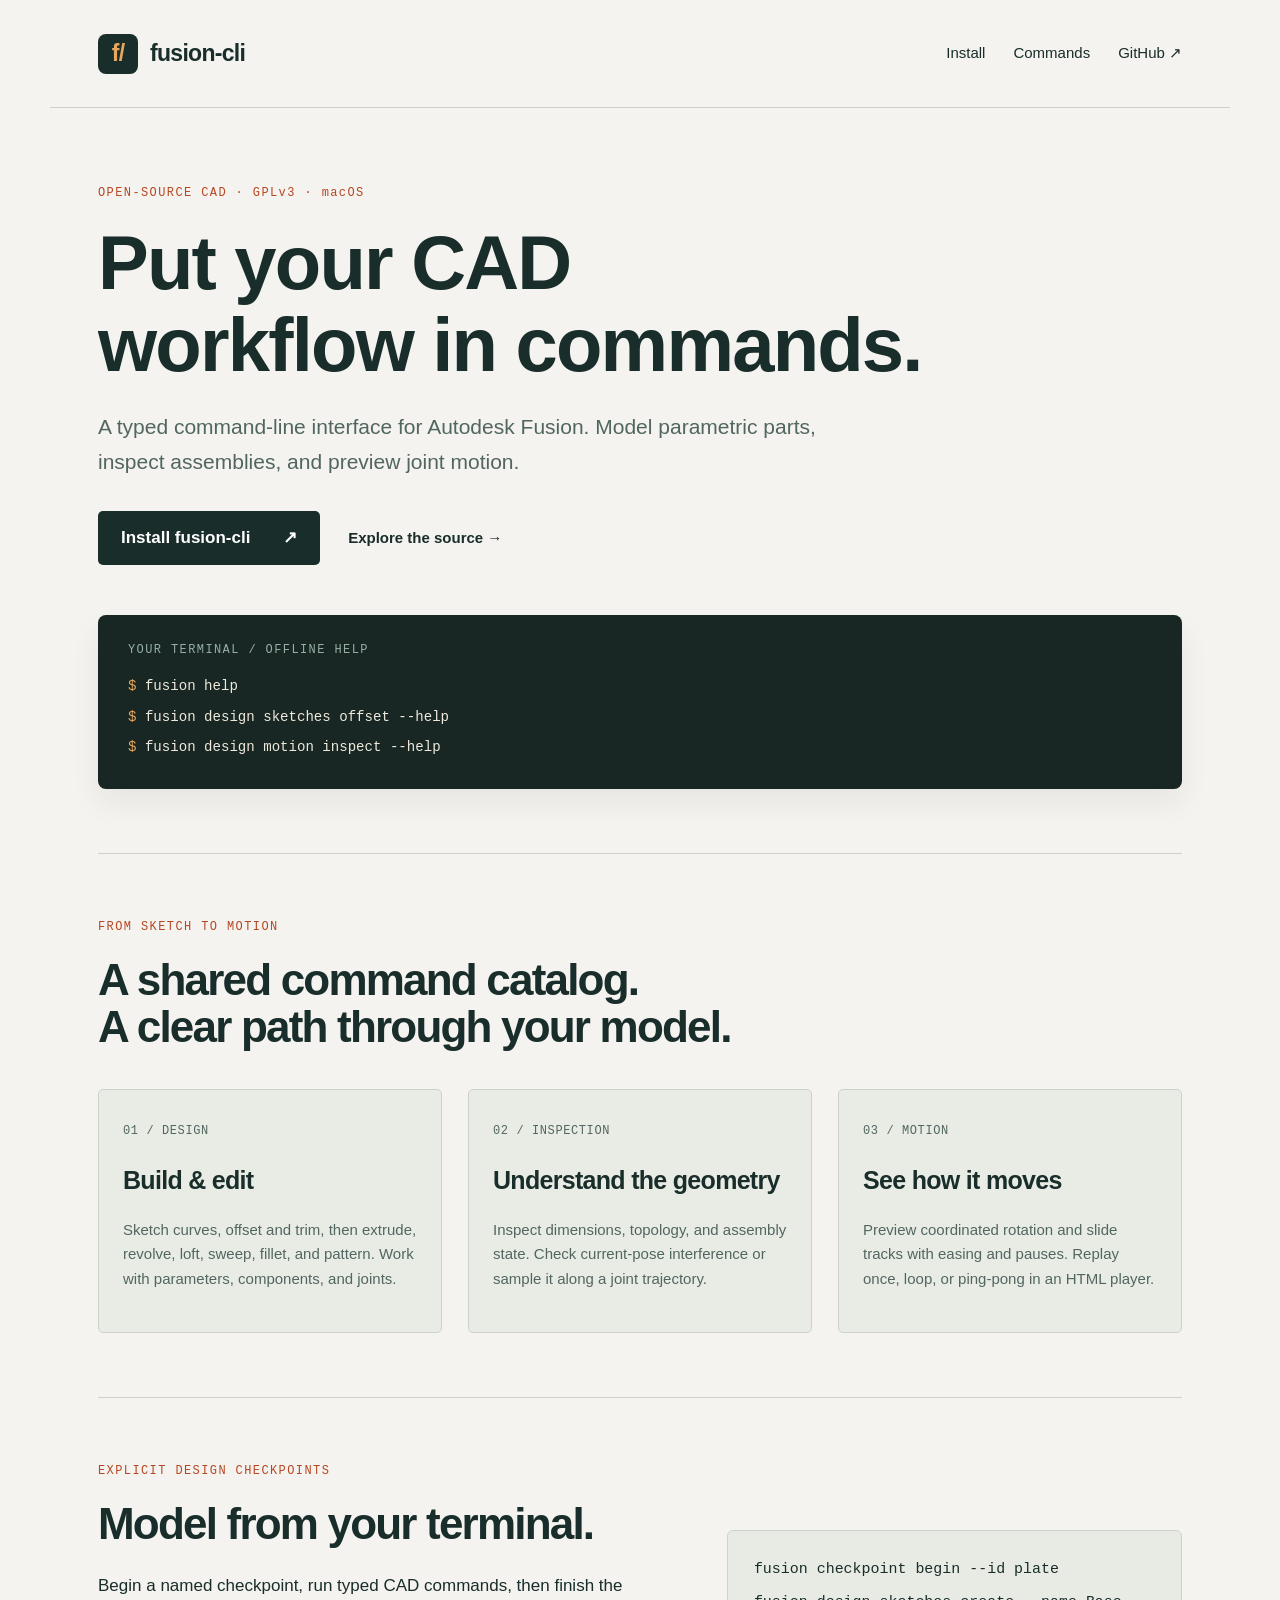
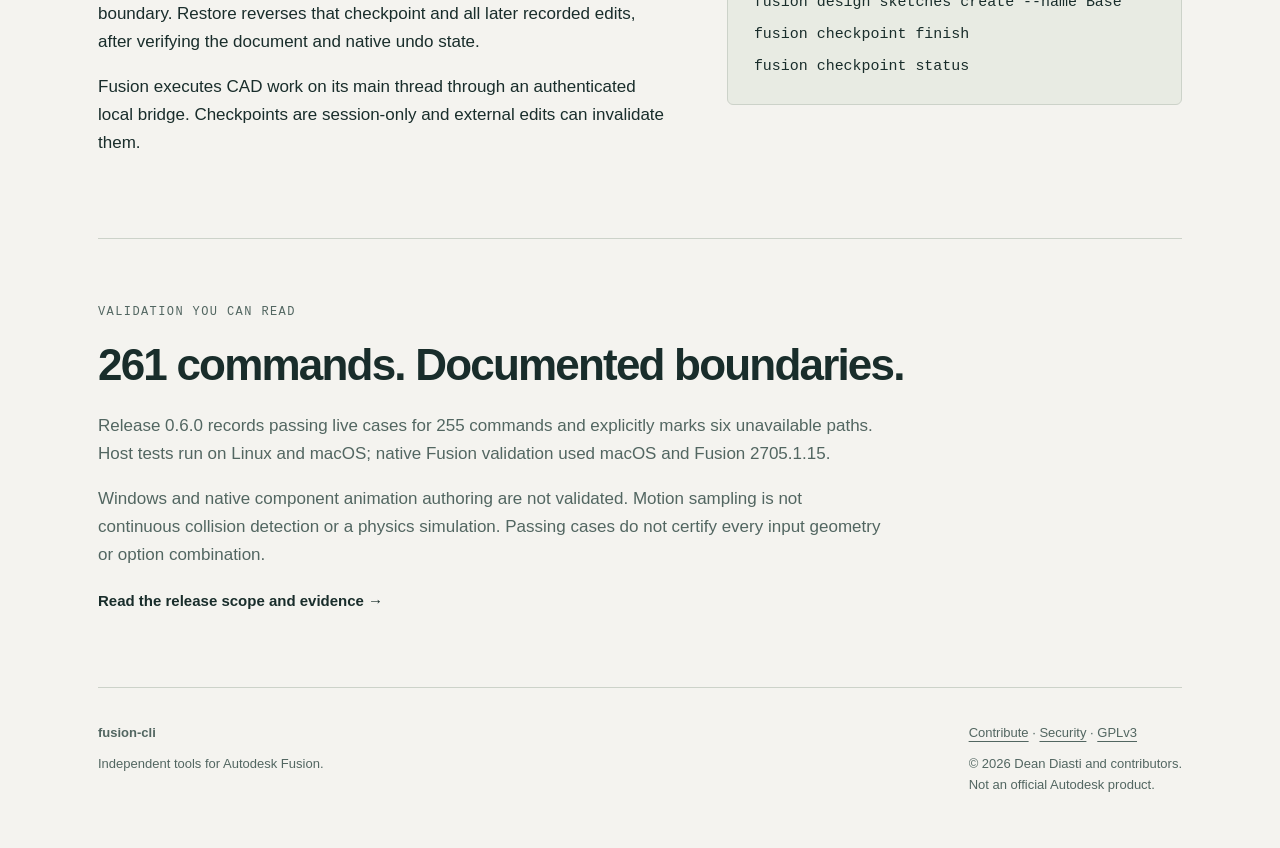
<file: site/index.html>
<!doctype html>
<html lang="en"><head><meta charset="utf-8"><meta name="viewport" content="width=device-width, initial-scale=1"><title>fusion-cli — Open-source CLI for Autodesk Fusion CAD</title><meta name="description" content="Build parametric parts, inspect assemblies, and preview joint motion with fusion-cli, a GPLv3 command-line interface and verified Design checkpoints for Autodesk Fusion."><meta name="robots" content="index,follow"><link rel="canonical" href="https://deandiasti.github.io/fusion-cli/"><meta property="og:type" content="website"><meta property="og:title" content="fusion-cli — Open-source CLI for Autodesk Fusion CAD"><meta property="og:description" content="Build parametric parts, inspect assemblies, and preview joint motion with fusion-cli, a GPLv3 command-line interface and verified Design checkpoints for Autodesk Fusion."><meta property="og:url" content="https://deandiasti.github.io/fusion-cli/"><meta property="og:site_name" content="fusion-cli"><meta name="twitter:card" content="summary"><meta name="theme-color" content="#f4f3ef"><link rel="icon" href="./assets/favicon.svg" type="image/svg+xml"><link rel="stylesheet" href="./assets/style.css"><script type="application/ld+json">{"@context": "https://schema.org", "@type": ["SoftwareApplication", "SoftwareSourceCode"], "name": "fusion-cli \u2014 Open-source CLI for Autodesk Fusion CAD", "url": "https://deandiasti.github.io/fusion-cli/", "description": "Build parametric parts, inspect assemblies, and preview joint motion with fusion-cli, a GPLv3 command-line interface and verified Design checkpoints for Autodesk Fusion.", "applicationCategory": "DesignApplication", "operatingSystem": "macOS", "softwareVersion": "0.6.0", "license": "https://github.com/DeanDiasti/fusion-cli/blob/main/LICENSE", "isAccessibleForFree": true, "codeRepository": "https://github.com/DeanDiasti/fusion-cli", "downloadUrl": "https://deandiasti.github.io/fusion-cli/install/"}</script></head><body>
<a class="skip" href="#main">Skip to content</a><header><a class="brand" href="./"><span class="mark" aria-hidden="true">f/</span>fusion-cli</a><nav aria-label="Main navigation"><a href="./install/">Install</a><a href="./commands/">Commands</a><a href="https://github.com/DeanDiasti/fusion-cli">GitHub <span aria-hidden="true">↗</span></a></nav></header><main id="main">
<section class="hero"><p class="eyebrow">OPEN-SOURCE CAD · GPLv3 · macOS</p><h1>Put your CAD<br>workflow in commands.</h1><p class="lead">A typed command-line interface for Autodesk Fusion. Model parametric parts, inspect assemblies, and preview joint motion.</p><div class="actions"><a class="button" href="install/">Install fusion-cli <span aria-hidden="true">↗</span></a><a class="text-link" href="https://github.com/DeanDiasti/fusion-cli">Explore the source →</a></div><div class="terminal"><div class="terminal-label">YOUR TERMINAL / OFFLINE HELP</div><pre><code><span>$</span> fusion help
<span>$</span> fusion design sketches offset --help
<span>$</span> fusion design motion inspect --help</code></pre></div></section>
<section><p class="eyebrow">FROM SKETCH TO MOTION</p><h2>A shared command catalog.<br>A clear path through your model.</h2><div class="cards"><article><span class="number">01 / DESIGN</span><h3>Build &amp; edit</h3><p>Sketch curves, offset and trim, then extrude, revolve, loft, sweep, fillet, and pattern. Work with parameters, components, and joints.</p></article><article><span class="number">02 / INSPECTION</span><h3>Understand the geometry</h3><p>Inspect dimensions, topology, and assembly state. Check current-pose interference or sample it along a joint trajectory.</p></article><article><span class="number">03 / MOTION</span><h3>See how it moves</h3><p>Preview coordinated rotation and slide tracks with easing and pauses. Replay once, loop, or ping-pong in an HTML player.</p></article></div></section>
<section class="split"><div><p class="eyebrow">EXPLICIT DESIGN CHECKPOINTS</p><h2>Model from your terminal.</h2><p>Begin a named checkpoint, run typed CAD commands, then finish the boundary. Restore reverses that checkpoint and all later recorded edits, after verifying the document and native undo state.</p><p>Fusion executes CAD work on its main thread through an authenticated local bridge. Checkpoints are session-only and external edits can invalidate them.</p></div><pre class="code"><code>fusion checkpoint begin --id plate
fusion design sketches create --name Base
fusion checkpoint finish
fusion checkpoint status</code></pre></section>
<section class="evidence"><p class="eyebrow">VALIDATION YOU CAN READ</p><h2>261 commands. Documented boundaries.</h2><p>Release 0.6.0 records passing live cases for 255 commands and explicitly marks six unavailable paths. Host tests run on Linux and macOS; native Fusion validation used macOS and Fusion 2705.1.15.</p><p>Windows and native component animation authoring are not validated. Motion sampling is not continuous collision detection or a physics simulation. Passing cases do not certify every input geometry or option combination.</p><a class="text-link" href="https://github.com/DeanDiasti/fusion-cli/blob/main/docs/release-0.6.0.md">Read the release scope and evidence →</a></section></main><footer><div><strong>fusion-cli</strong><p>Independent tools for Autodesk Fusion.</p></div><div><a href="https://github.com/DeanDiasti/fusion-cli/blob/main/CONTRIBUTING.md">Contribute</a> · <a href="https://github.com/DeanDiasti/fusion-cli/blob/main/SECURITY.md">Security</a> · <a href="https://github.com/DeanDiasti/fusion-cli/blob/main/LICENSE">GPLv3</a><p>© 2026 Dean Diasti and contributors.<br>Not an official Autodesk product.</p></div></footer></body></html>
</file>
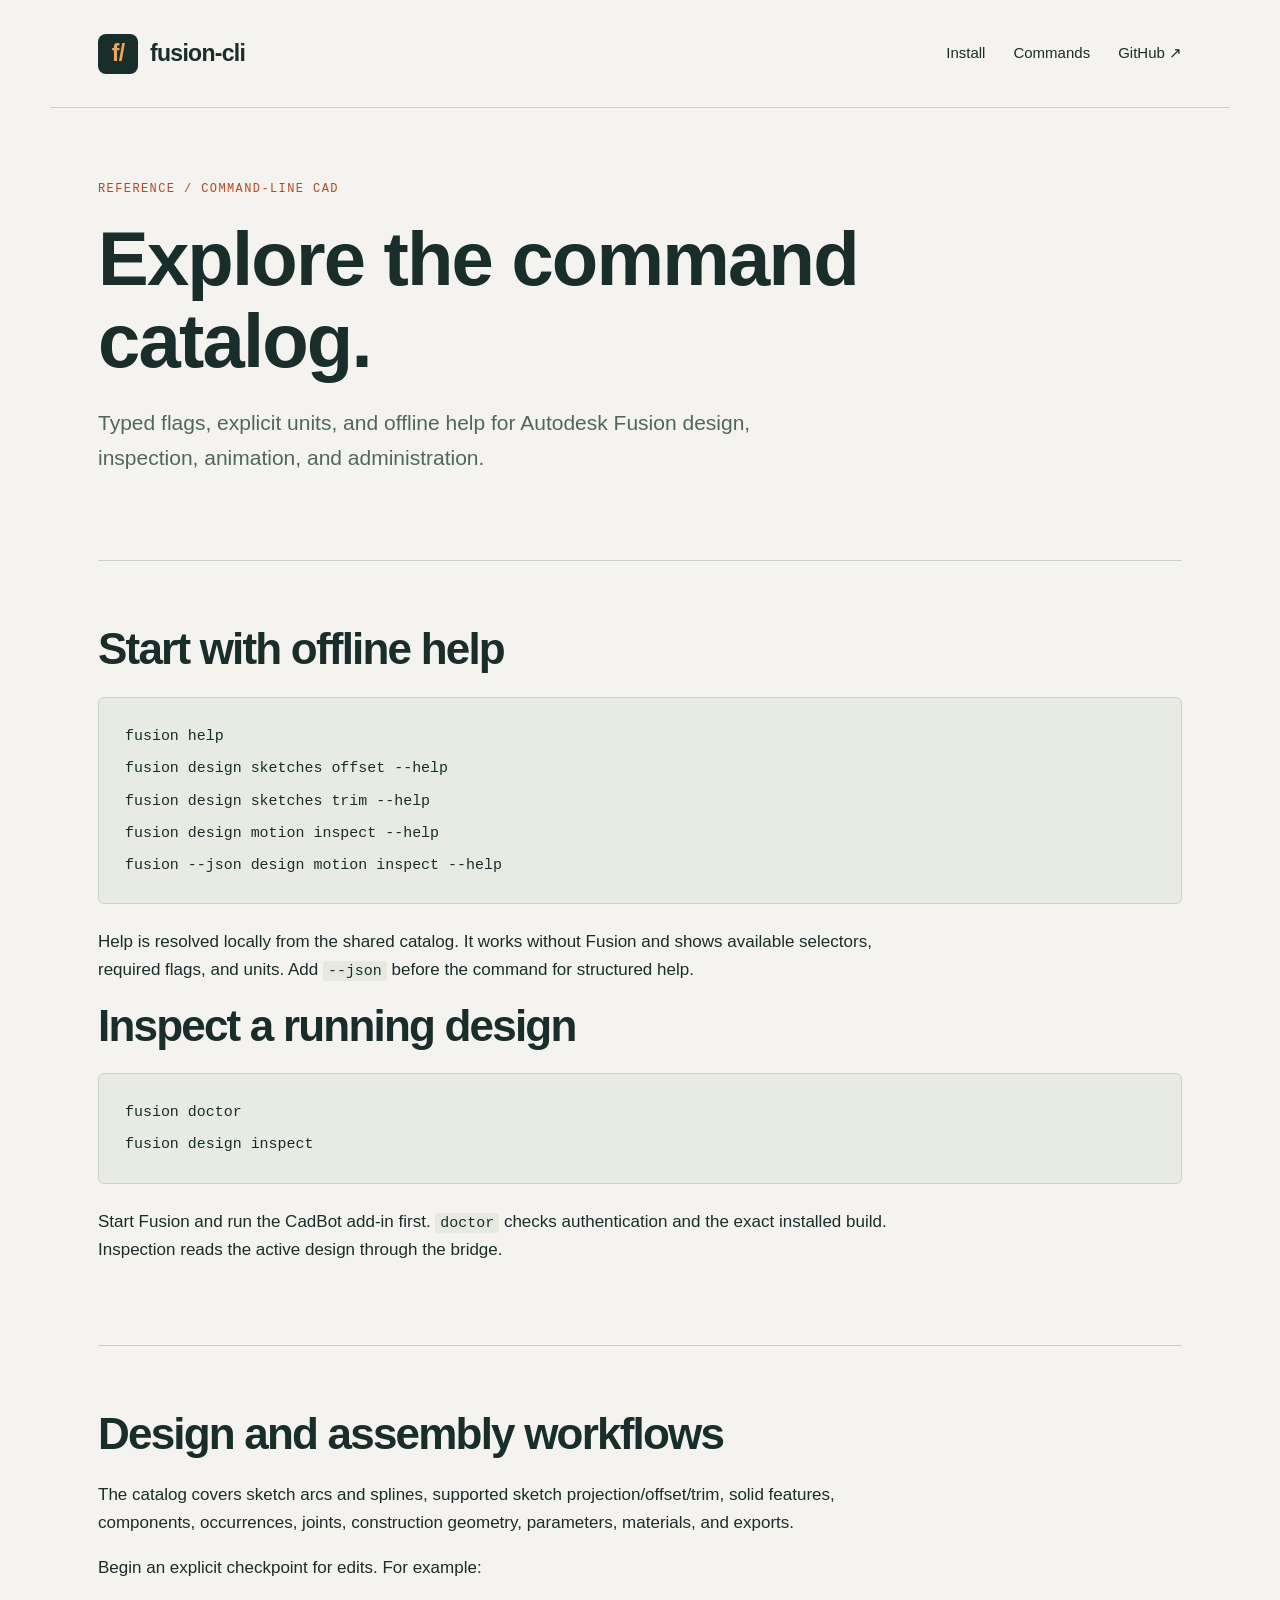
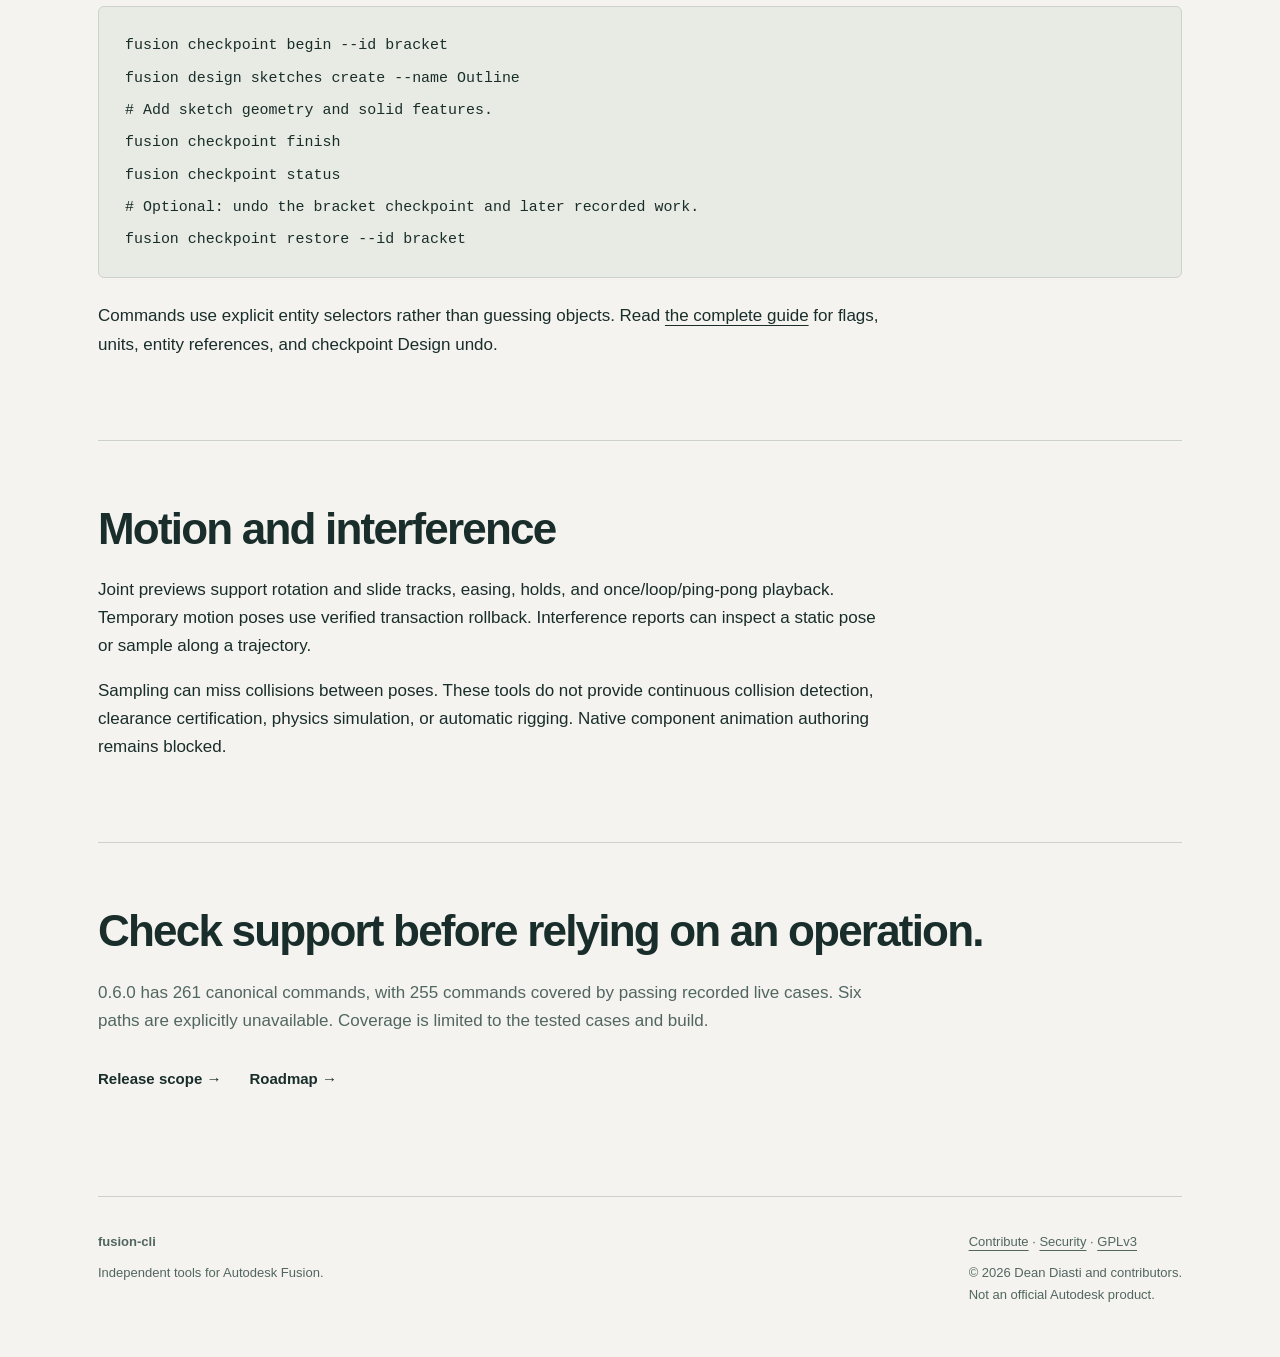
<file: site/commands/index.html>
<!doctype html>
<html lang="en"><head><meta charset="utf-8"><meta name="viewport" content="width=device-width, initial-scale=1"><title>Autodesk Fusion CLI commands: design, assemblies &amp; motion | fusion-cli</title><meta name="description" content="Explore fusion-cli commands for Autodesk Fusion sketches, parametric modeling, assembly inspection, and joint motion previews. Learn offline help and current limits."><meta name="robots" content="index,follow"><link rel="canonical" href="https://deandiasti.github.io/fusion-cli/commands/"><meta property="og:type" content="website"><meta property="og:title" content="Autodesk Fusion CLI commands: design, assemblies &amp; motion | fusion-cli"><meta property="og:description" content="Explore fusion-cli commands for Autodesk Fusion sketches, parametric modeling, assembly inspection, and joint motion previews. Learn offline help and current limits."><meta property="og:url" content="https://deandiasti.github.io/fusion-cli/commands/"><meta property="og:site_name" content="fusion-cli"><meta name="twitter:card" content="summary"><meta name="theme-color" content="#f4f3ef"><link rel="icon" href="../assets/favicon.svg" type="image/svg+xml"><link rel="stylesheet" href="../assets/style.css"><script type="application/ld+json">{"@context": "https://schema.org", "@type": "WebPage", "name": "Autodesk Fusion CLI commands: design, assemblies & motion | fusion-cli", "url": "https://deandiasti.github.io/fusion-cli/commands/", "description": "Explore fusion-cli commands for Autodesk Fusion sketches, parametric modeling, assembly inspection, and joint motion previews. Learn offline help and current limits."}</script></head><body>
<a class="skip" href="#main">Skip to content</a><header><a class="brand" href="../"><span class="mark" aria-hidden="true">f/</span>fusion-cli</a><nav aria-label="Main navigation"><a href="../install/">Install</a><a href="../commands/">Commands</a><a href="https://github.com/DeanDiasti/fusion-cli">GitHub <span aria-hidden="true">↗</span></a></nav></header><main id="main">
<section class="page-intro"><p class="eyebrow">REFERENCE / COMMAND-LINE CAD</p><h1>Explore the command catalog.</h1><p class="lead">Typed flags, explicit units, and offline help for Autodesk Fusion design, inspection, animation, and administration.</p></section>
<section><h2>Start with offline help</h2><pre class="code"><code>fusion help
fusion design sketches offset --help
fusion design sketches trim --help
fusion design motion inspect --help
fusion --json design motion inspect --help</code></pre><p>Help is resolved locally from the shared catalog. It works without Fusion and shows available selectors, required flags, and units. Add <code>--json</code> before the command for structured help.</p><h2>Inspect a running design</h2><pre class="code"><code>fusion doctor
fusion design inspect</code></pre><p>Start Fusion and run the CadBot add-in first. <code>doctor</code> checks authentication and the exact installed build. Inspection reads the active design through the bridge.</p></section>
<section><h2>Design and assembly workflows</h2><p>The catalog covers sketch arcs and splines, supported sketch projection/offset/trim, solid features, components, occurrences, joints, construction geometry, parameters, materials, and exports.</p><p>Begin an explicit checkpoint for edits. For example:</p><pre class="code"><code>fusion checkpoint begin --id bracket
fusion design sketches create --name Outline
# Add sketch geometry and solid features.
fusion checkpoint finish
fusion checkpoint status
# Optional: undo the bracket checkpoint and later recorded work.
fusion checkpoint restore --id bracket</code></pre><p>Commands use explicit entity selectors rather than guessing objects. Read <a href="https://github.com/DeanDiasti/fusion-cli/blob/main/docs/cli-guide.md">the complete guide</a> for flags, units, entity references, and checkpoint Design undo.</p></section>
<section><h2>Motion and interference</h2><p>Joint previews support rotation and slide tracks, easing, holds, and once/loop/ping-pong playback. Temporary motion poses use verified transaction rollback. Interference reports can inspect a static pose or sample along a trajectory.</p><p>Sampling can miss collisions between poses. These tools do not provide continuous collision detection, clearance certification, physics simulation, or automatic rigging. Native component animation authoring remains blocked.</p></section>
<section class="evidence"><h2>Check support before relying on an operation.</h2><p>0.6.0 has 261 canonical commands, with 255 commands covered by passing recorded live cases. Six paths are explicitly unavailable. Coverage is limited to the tested cases and build.</p><div class="actions"><a class="text-link" href="https://github.com/DeanDiasti/fusion-cli/blob/main/docs/release-0.6.0.md">Release scope →</a><a class="text-link" href="https://github.com/DeanDiasti/fusion-cli/blob/main/docs/roadmap.md">Roadmap →</a></div></section></main><footer><div><strong>fusion-cli</strong><p>Independent tools for Autodesk Fusion.</p></div><div><a href="https://github.com/DeanDiasti/fusion-cli/blob/main/CONTRIBUTING.md">Contribute</a> · <a href="https://github.com/DeanDiasti/fusion-cli/blob/main/SECURITY.md">Security</a> · <a href="https://github.com/DeanDiasti/fusion-cli/blob/main/LICENSE">GPLv3</a><p>© 2026 Dean Diasti and contributors.<br>Not an official Autodesk product.</p></div></footer></body></html>
</file>
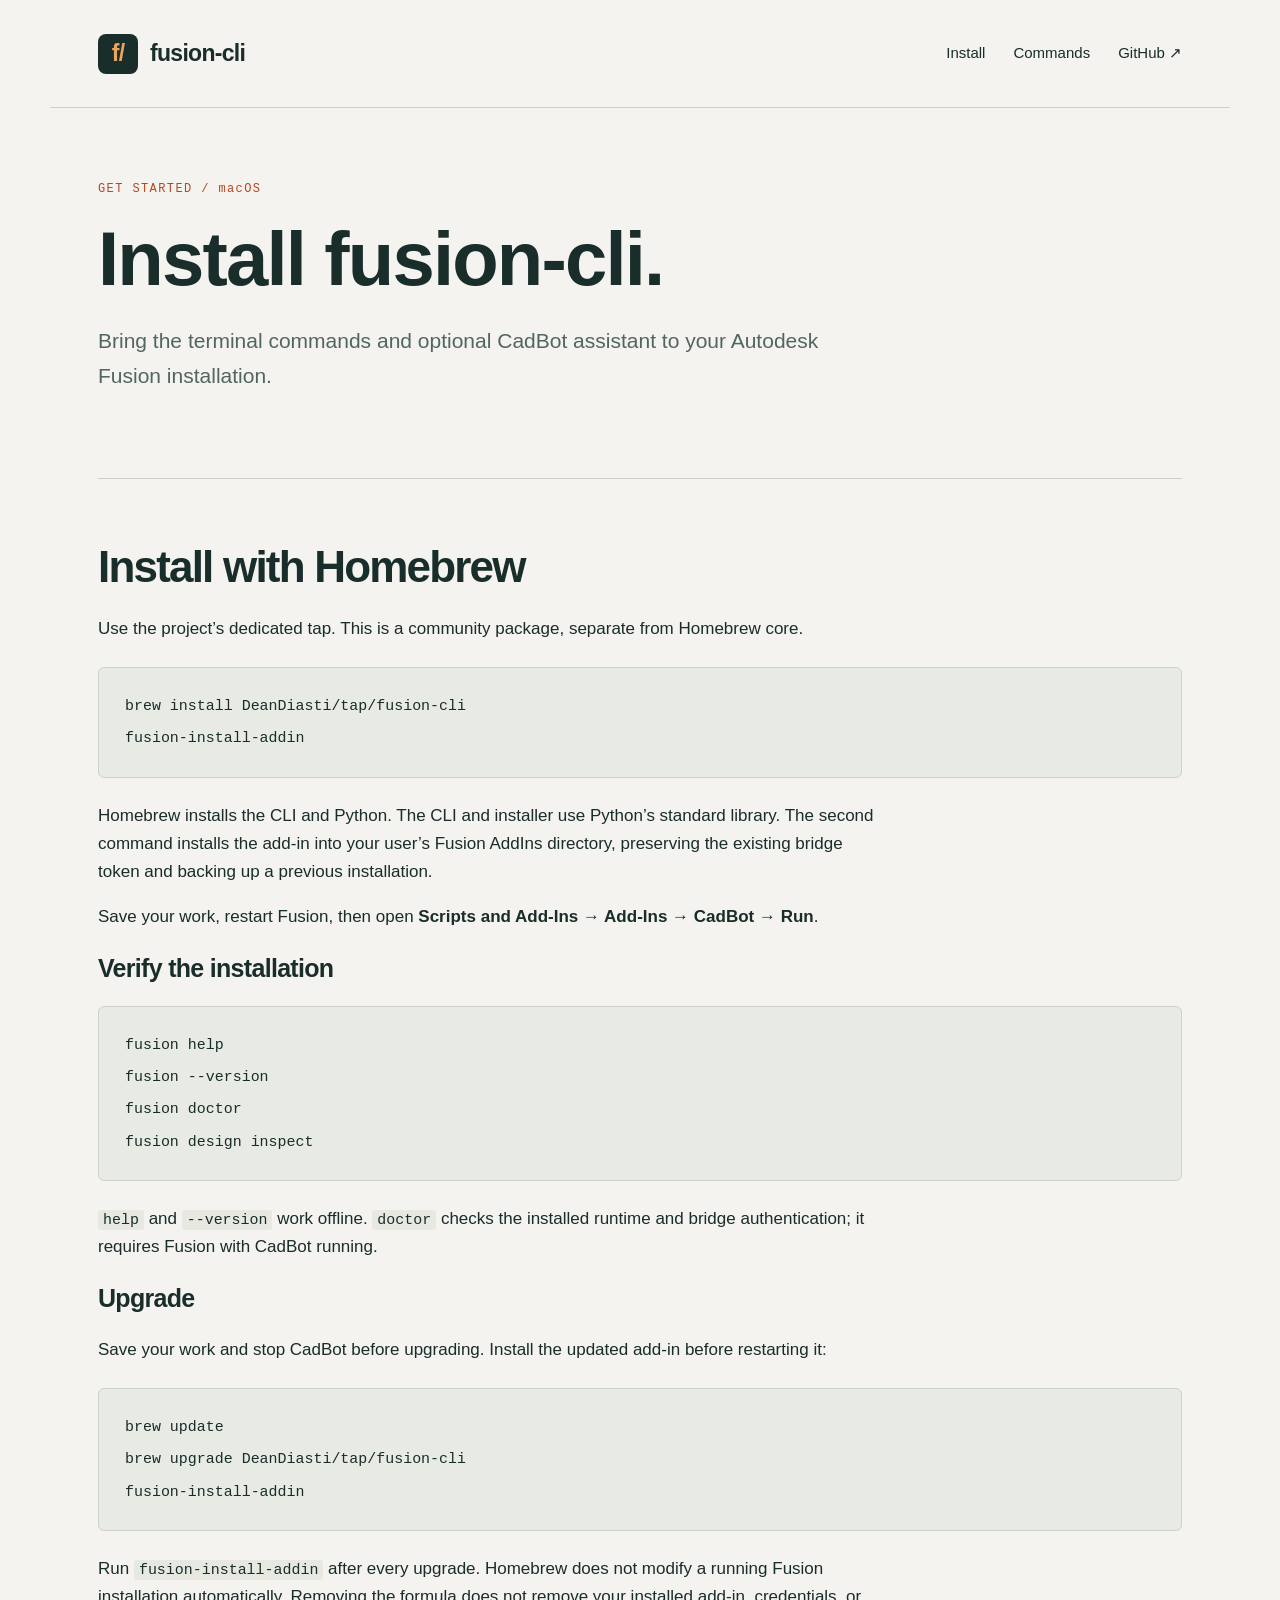
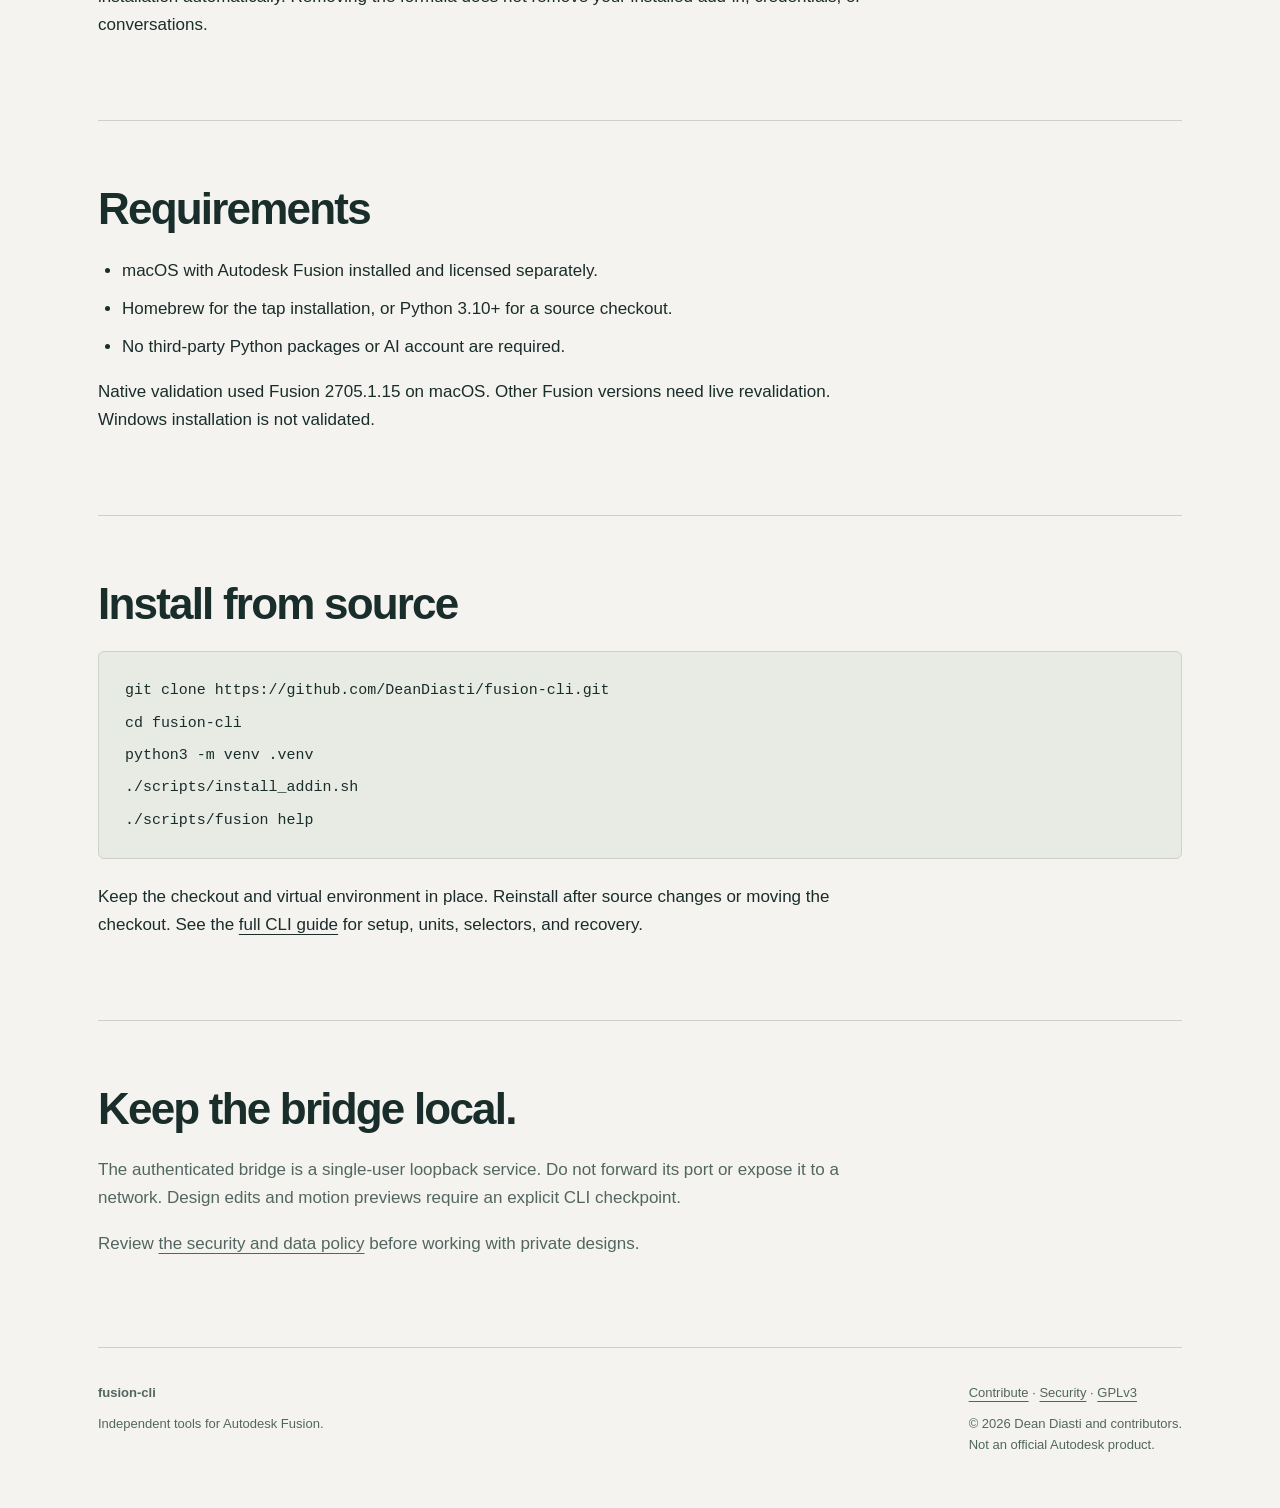
<file: site/install/index.html>
<!doctype html>
<html lang="en"><head><meta charset="utf-8"><meta name="viewport" content="width=device-width, initial-scale=1"><title>Install fusion-cli with Homebrew on macOS | Autodesk Fusion CLI</title><meta name="description" content="Install fusion-cli on macOS using the DeanDiasti Homebrew tap or a source checkout. Set up the CadBot add-in for Autodesk Fusion and verify your local bridge."><meta name="robots" content="index,follow"><link rel="canonical" href="https://deandiasti.github.io/fusion-cli/install/"><meta property="og:type" content="website"><meta property="og:title" content="Install fusion-cli with Homebrew on macOS | Autodesk Fusion CLI"><meta property="og:description" content="Install fusion-cli on macOS using the DeanDiasti Homebrew tap or a source checkout. Set up the CadBot add-in for Autodesk Fusion and verify your local bridge."><meta property="og:url" content="https://deandiasti.github.io/fusion-cli/install/"><meta property="og:site_name" content="fusion-cli"><meta name="twitter:card" content="summary"><meta name="theme-color" content="#f4f3ef"><link rel="icon" href="../assets/favicon.svg" type="image/svg+xml"><link rel="stylesheet" href="../assets/style.css"><script type="application/ld+json">{"@context": "https://schema.org", "@type": "WebPage", "name": "Install fusion-cli with Homebrew on macOS | Autodesk Fusion CLI", "url": "https://deandiasti.github.io/fusion-cli/install/", "description": "Install fusion-cli on macOS using the DeanDiasti Homebrew tap or a source checkout. Set up the CadBot add-in for Autodesk Fusion and verify your local bridge."}</script></head><body>
<a class="skip" href="#main">Skip to content</a><header><a class="brand" href="../"><span class="mark" aria-hidden="true">f/</span>fusion-cli</a><nav aria-label="Main navigation"><a href="../install/">Install</a><a href="../commands/">Commands</a><a href="https://github.com/DeanDiasti/fusion-cli">GitHub <span aria-hidden="true">↗</span></a></nav></header><main id="main">
<section class="page-intro"><p class="eyebrow">GET STARTED / macOS</p><h1>Install fusion-cli.</h1><p class="lead">Bring the terminal commands and optional CadBot assistant to your Autodesk Fusion installation.</p></section>
<section><h2>Install with Homebrew</h2><p>Use the project’s dedicated tap. This is a community package, separate from Homebrew core.</p><pre class="code"><code>brew install DeanDiasti/tap/fusion-cli
fusion-install-addin</code></pre><p>Homebrew installs the CLI and Python. The CLI and installer use Python’s standard library. The second command installs the add-in into your user’s Fusion AddIns directory, preserving the existing bridge token and backing up a previous installation.</p><p>Save your work, restart Fusion, then open <strong>Scripts and Add-Ins → Add-Ins → CadBot → Run</strong>.</p><h3>Verify the installation</h3><pre class="code"><code>fusion help
fusion --version
fusion doctor
fusion design inspect</code></pre><p><code>help</code> and <code>--version</code> work offline. <code>doctor</code> checks the installed runtime and bridge authentication; it requires Fusion with CadBot running.</p><h3>Upgrade</h3><p>Save your work and stop CadBot before upgrading. Install the updated add-in before restarting it:</p><pre class="code"><code>brew update
brew upgrade DeanDiasti/tap/fusion-cli
fusion-install-addin</code></pre><p>Run <code>fusion-install-addin</code> after every upgrade. Homebrew does not modify a running Fusion installation automatically. Removing the formula does not remove your installed add-in, credentials, or conversations.</p></section>
<section><h2>Requirements</h2><ul><li>macOS with Autodesk Fusion installed and licensed separately.</li><li>Homebrew for the tap installation, or Python 3.10+ for a source checkout.</li><li>No third-party Python packages or AI account are required.</li></ul><p>Native validation used Fusion 2705.1.15 on macOS. Other Fusion versions need live revalidation. Windows installation is not validated.</p></section>
<section><h2>Install from source</h2><pre class="code"><code>git clone https://github.com/DeanDiasti/fusion-cli.git
cd fusion-cli
python3 -m venv .venv
./scripts/install_addin.sh
./scripts/fusion help</code></pre><p>Keep the checkout and virtual environment in place. Reinstall after source changes or moving the checkout. See the <a href="https://github.com/DeanDiasti/fusion-cli/blob/main/docs/cli-guide.md">full CLI guide</a> for setup, units, selectors, and recovery.</p></section>
<section class="evidence"><h2>Keep the bridge local.</h2><p>The authenticated bridge is a single-user loopback service. Do not forward its port or expose it to a network. Design edits and motion previews require an explicit CLI checkpoint.</p><p>Review <a href="https://github.com/DeanDiasti/fusion-cli/blob/main/SECURITY.md">the security and data policy</a> before working with private designs.</p></section></main><footer><div><strong>fusion-cli</strong><p>Independent tools for Autodesk Fusion.</p></div><div><a href="https://github.com/DeanDiasti/fusion-cli/blob/main/CONTRIBUTING.md">Contribute</a> · <a href="https://github.com/DeanDiasti/fusion-cli/blob/main/SECURITY.md">Security</a> · <a href="https://github.com/DeanDiasti/fusion-cli/blob/main/LICENSE">GPLv3</a><p>© 2026 Dean Diasti and contributors.<br>Not an official Autodesk product.</p></div></footer></body></html>
</file>
<file: site/assets/style.css>
:root{color-scheme:light;--paper:#f4f3ef;--ink:#192d2b;--muted:#526661;--line:#ccd2c9;--accent:#b64722;--dark:#182724}*{box-sizing:border-box}body{margin:0;background:var(--paper);color:var(--ink);font:17px/1.65 -apple-system,BlinkMacSystemFont,"Segoe UI",sans-serif}a{color:inherit;text-underline-offset:4px}header,main,footer{max-width:1180px;margin:auto;padding:0 48px}header{height:108px;display:flex;align-items:center;justify-content:space-between;border-bottom:1px solid var(--line)}.brand{display:flex;align-items:center;gap:12px;font-weight:750;font-size:23px;text-decoration:none;letter-spacing:-.7px}.mark{background:var(--ink);color:#e9a65d;display:grid;place-items:center;width:40px;height:40px;border-radius:8px}nav{display:flex;gap:28px;font-size:15px}nav a{text-decoration:none}nav a:hover,.text-link:hover{color:var(--accent)}section{padding:64px 0;border-bottom:1px solid var(--line)}.hero{padding-top:76px}.eyebrow,.number,.terminal-label{font:12px/1.5 ui-monospace,SFMono-Regular,Consolas,monospace;letter-spacing:1.4px}.eyebrow{color:var(--accent);margin:0 0 20px}h1,h2,h3{line-height:1.08;letter-spacing:-1.8px;margin:0 0 24px}h1{font-size:clamp(44px,6.2vw,76px);max-width:880px;font-weight:650}h2{font-size:clamp(32px,3.5vw,44px);font-weight:600}h3{font-size:25px;letter-spacing:-.7px;margin-top:24px}.lead{font-size:21px;max-width:725px;color:var(--muted);line-height:1.65}p{max-width:790px}.actions{display:flex;gap:28px;align-items:center;flex-wrap:wrap;margin:32px 0}.button{background:var(--ink);color:white;text-decoration:none;padding:13px 23px;border-radius:5px;font-weight:600}.button span{margin-left:28px}.button:hover{background:#29453d}.text-link{font-size:15px;font-weight:650;text-decoration:none}.terminal{background:var(--dark);color:#eee9dc;margin-top:50px;padding:26px 30px;border-radius:8px;box-shadow:0 14px 30px #18272410}.terminal-label{color:#95afa3;margin-bottom:12px}.terminal pre{margin:0;font-size:16px;line-height:1.9}.terminal code span{color:#e9a65d}pre{overflow-x:auto;max-width:100%;white-space:pre;tab-size:2}code{font-family:ui-monospace,SFMono-Regular,Consolas,monospace;font-size:.88em}p code{background:#e7e9e1;padding:2px 5px;border-radius:3px}.code{background:#e8ebe3;border:1px solid var(--line);border-radius:6px;padding:22px 26px;line-height:1.9;margin:24px 0}.cards{display:grid;grid-template-columns:repeat(3,minmax(0,1fr));gap:26px;margin-top:38px}.cards article{padding:25px 24px;background:#e9ece4;border:1px solid var(--line);border-radius:5px}.cards p{font-size:15px;color:var(--muted)}.number{color:var(--muted);letter-spacing:.6px}.split{display:grid;grid-template-columns:1.25fr 1fr;gap:60px;align-items:center}blockquote{margin:0;padding:30px;border-left:3px solid var(--accent);font-size:26px;line-height:1.5;letter-spacing:-.5px;background:#ebe9e2}blockquote small{display:block;margin-top:20px;font-size:12px;color:var(--muted);letter-spacing:0}.evidence{padding-bottom:72px}.evidence p{color:var(--muted)}.page-intro{padding-top:72px}ul{padding-left:24px;max-width:820px}li{margin:10px 0}footer{display:flex;justify-content:space-between;gap:35px;padding-top:34px;padding-bottom:42px;font-size:13px;color:var(--muted)}footer p{margin:10px 0}.skip{position:absolute;left:16px;top:-100px;background:var(--ink);color:white;padding:10px;z-index:1}.skip:focus{top:8px}:focus-visible{outline:3px solid var(--accent);outline-offset:5px}@media(max-width:760px){header,main,footer{padding-left:22px;padding-right:22px}header{height:88px}nav{gap:16px;font-size:13px}.brand{font-size:20px;gap:8px}.mark{width:32px;height:32px}section{padding:44px 0}.hero,.page-intro{padding-top:50px}.lead{font-size:18px}.cards,.split{grid-template-columns:1fr;gap:20px}.cards article{padding:22px}.terminal{padding:20px;margin-top:34px}.terminal pre{font-size:13px}.code{padding:17px;font-size:14px}footer{flex-direction:column;gap:14px;padding-top:26px;padding-bottom:30px}blockquote{font-size:23px}.actions{gap:20px}}@media(prefers-reduced-motion:reduce){*{scroll-behavior:auto}}
</file>
